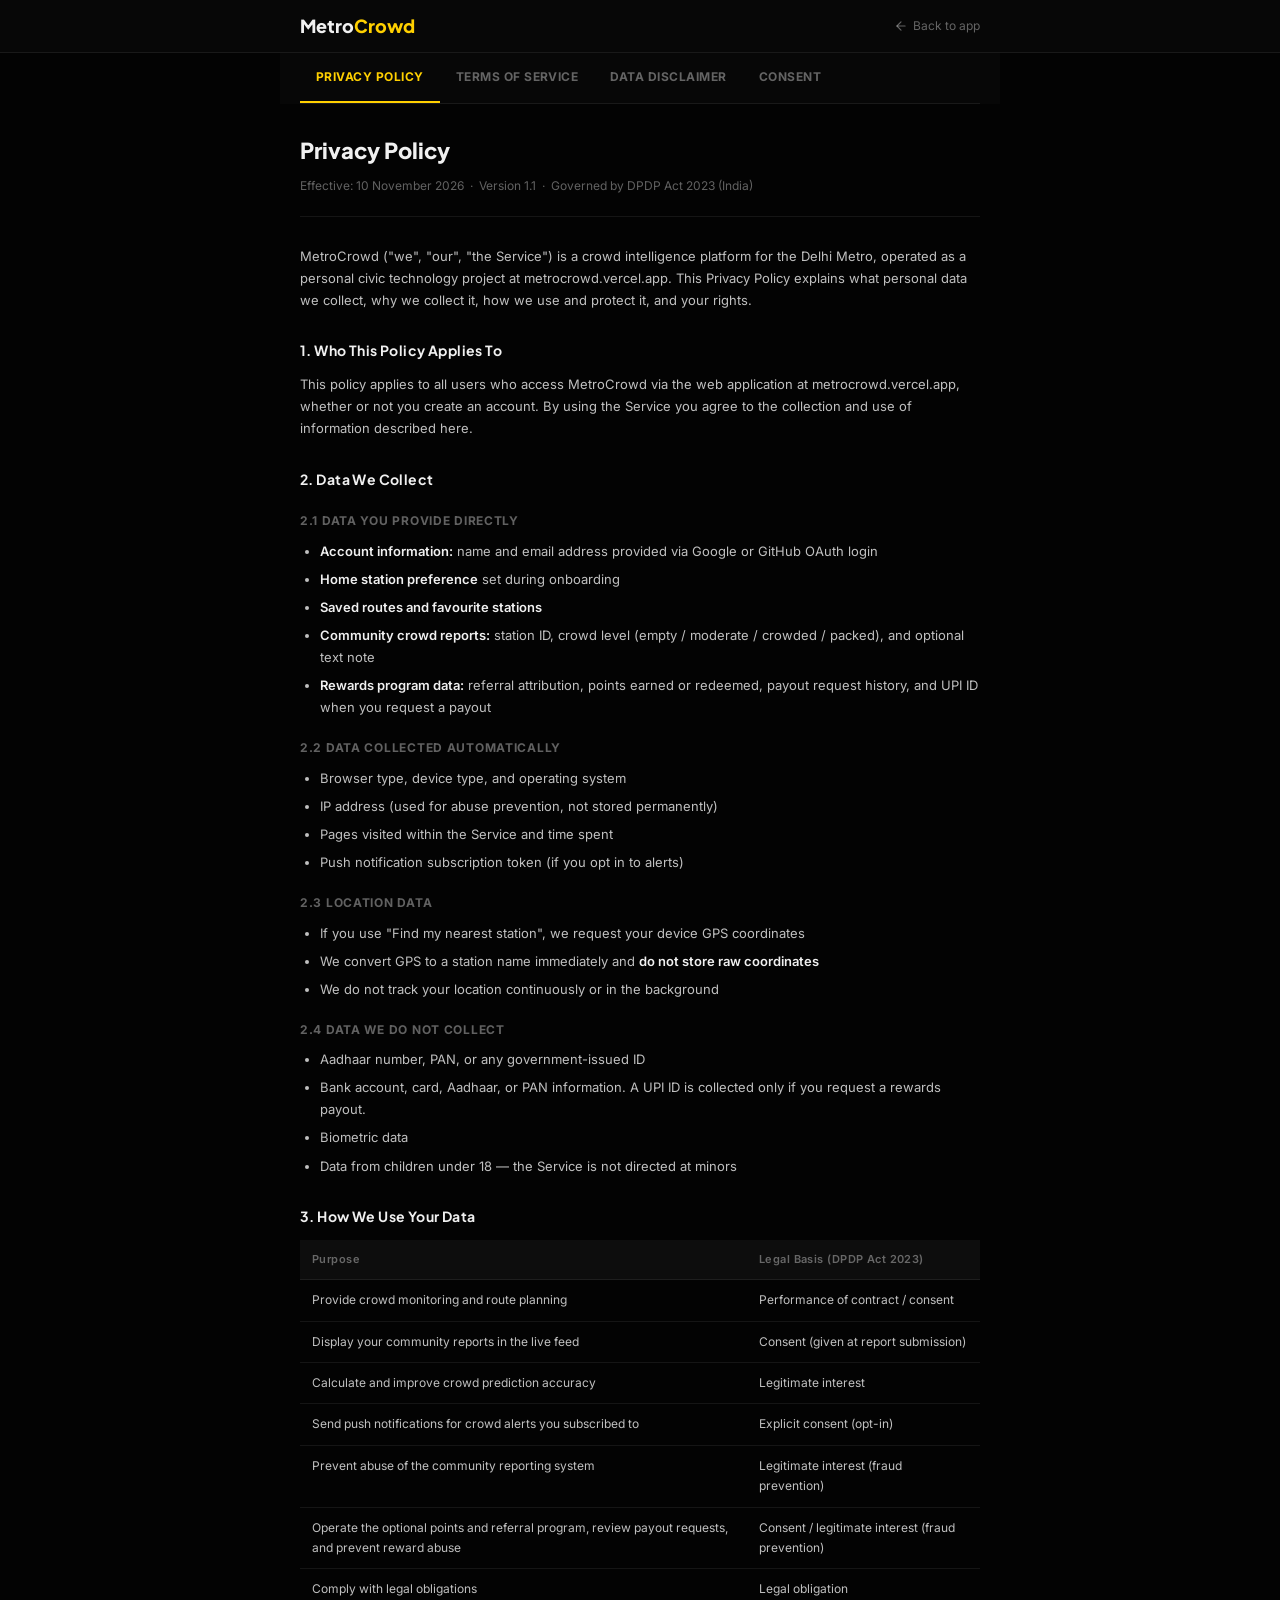
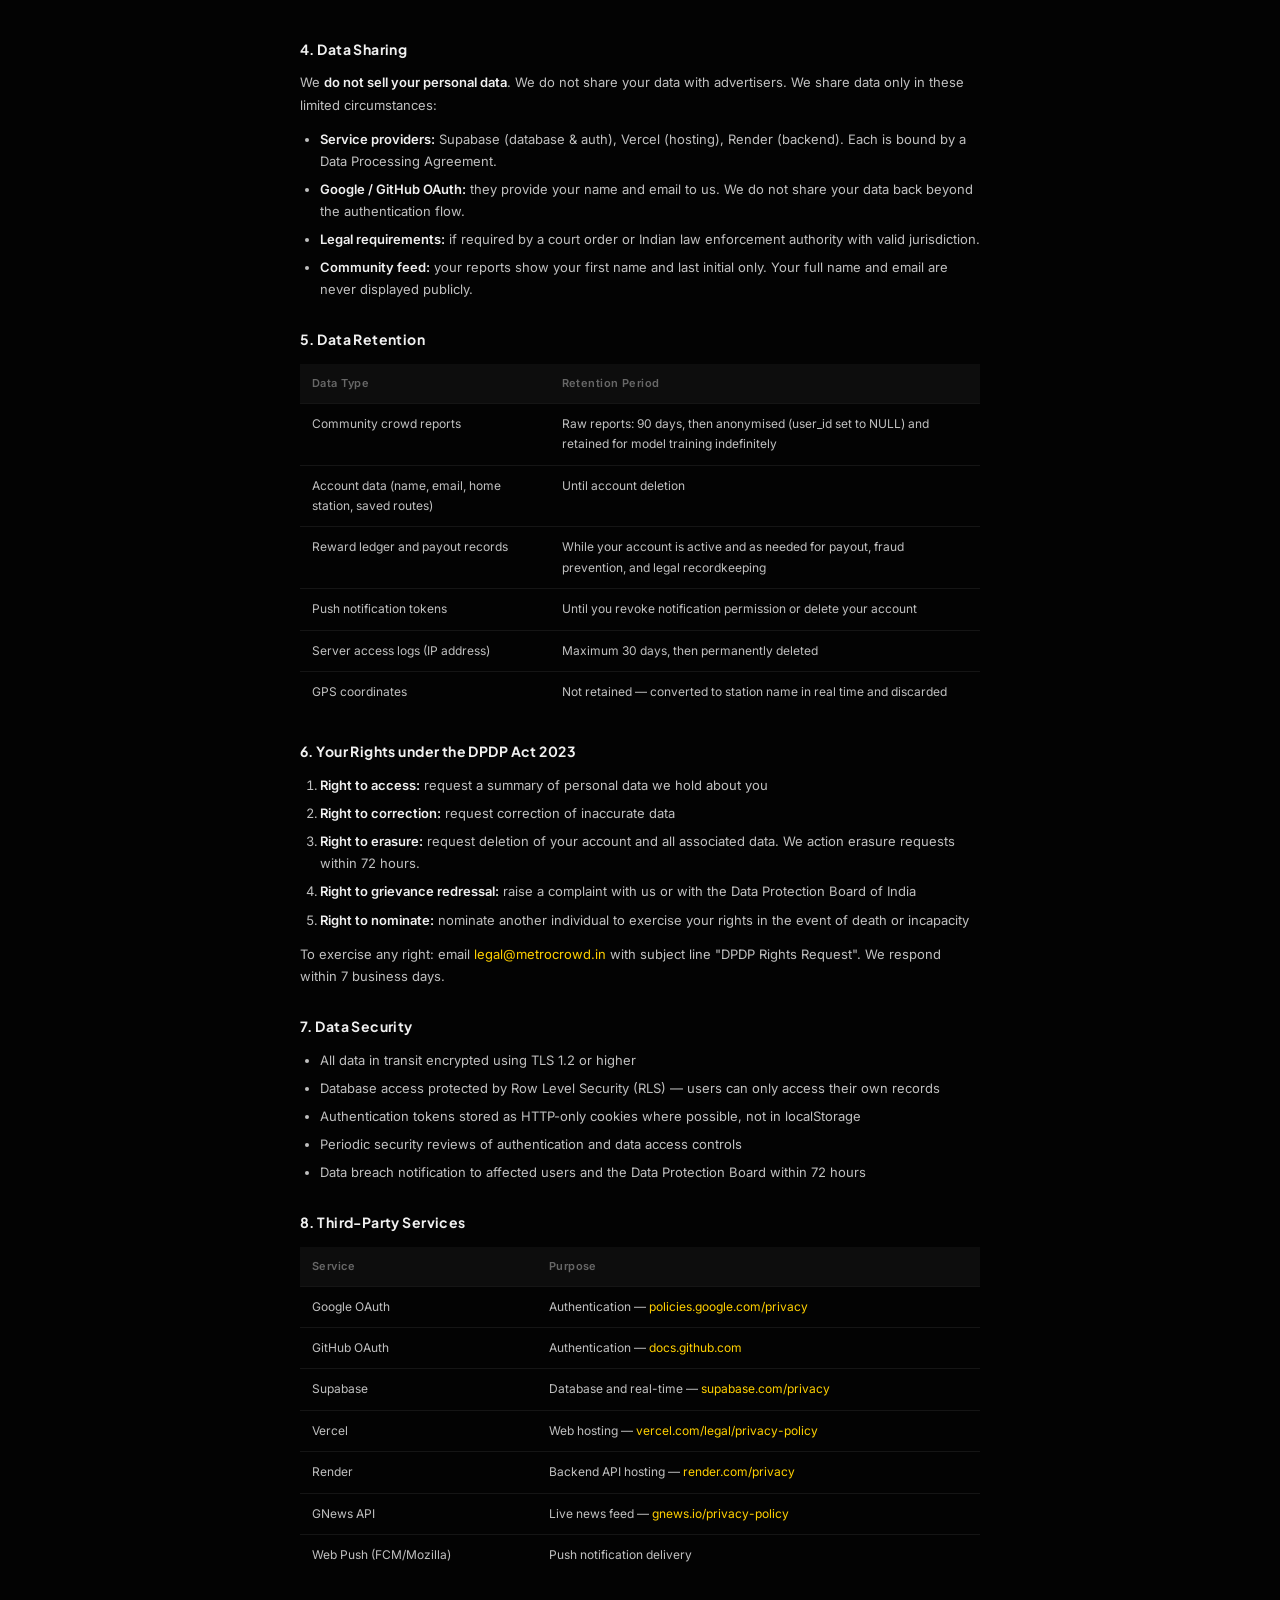
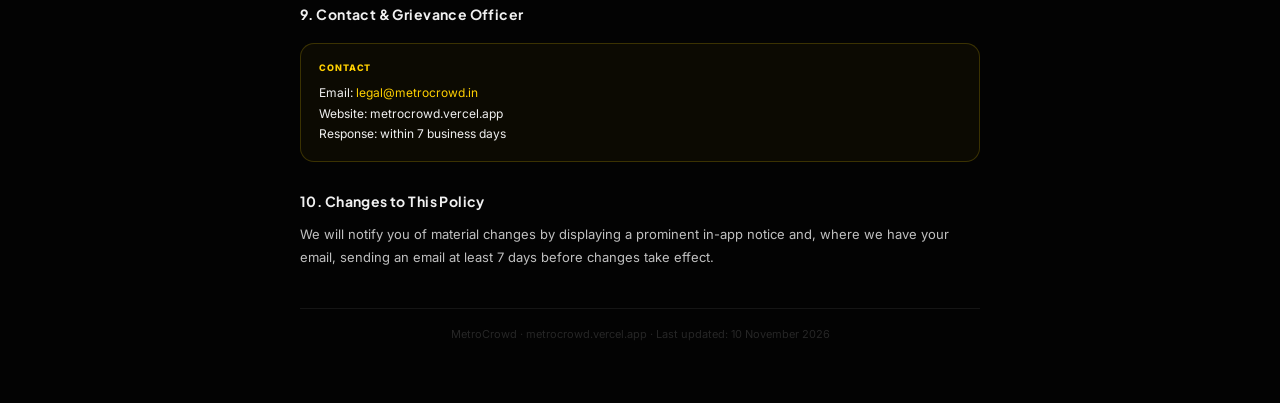
<file: legal.html>
<!DOCTYPE html>
<html lang="en">
<head>
<meta charset="UTF-8">
<meta name="viewport" content="width=device-width,initial-scale=1">
<title>Privacy Policy & Terms of Service | MetroCrowd</title>
<meta name="description" content="MetroCrowd's Privacy Policy and Terms of Service. Learn how we handle your data, what we collect, and your rights as a user.">
<meta name="robots" content="noindex, follow">
<link rel="canonical" href="https://metrocrowd.vercel.app/legal.html">
<link rel="preconnect" href="https://fonts.googleapis.com">
<link rel="preconnect" href="https://fonts.gstatic.com" crossorigin>
<link href="https://fonts.googleapis.com/css2?family=Plus+Jakarta+Sans:wght@400;500;600;700;800&family=Inter:wght@400;500;600;700&family=JetBrains+Mono:wght@400;500;700&display=swap" rel="stylesheet">
<style>
  *{box-sizing:border-box;margin:0;padding:0}
  :root{--fd:"Plus Jakarta Sans",system-ui,sans-serif;--fb:"Inter",system-ui,sans-serif;--bg:#030303;--card:#0d0d0d;--brd:rgba(255,255,255,0.07);--txt:#F0F0F0;--sub:rgba(240,240,240,0.4);--y:#FFD000;--dim:rgba(240,240,240,0.15)}
  body{background:var(--bg);color:var(--txt);font-family:var(--fb);line-height:1.7;min-height:100vh}
  a{color:var(--y);text-decoration:none}
  a:hover{text-decoration:underline}

  /* NAV */
  .topbar{position:sticky;top:0;z-index:100;background:rgba(8,8,8,.92);backdrop-filter:blur(12px);
    border-bottom:1px solid var(--brd);padding:0 20px;height:52px;
    display:flex;align-items:center;justify-content:space-between;max-width:720px;margin:0 auto;width:100%}
  .topbar-inner{width:100%;max-width:720px;margin:0 auto;display:flex;align-items:center;justify-content:space-between}
  .brand{font-family:var(--fd);font-size:18px;font-weight:800;color:var(--txt)}
  .brand span{color:var(--y)}
  .back-link{font-size:12px;color:var(--sub);display:flex;align-items:center;gap:5px}
  .back-link svg{flex-shrink:0}

  /* TABS */
  .tabs{display:flex;gap:0;border-bottom:1px solid var(--brd);position:sticky;top:52px;z-index:99;
    background:rgba(8,8,8,.95);backdrop-filter:blur(10px);padding:0 20px;overflow-x:auto;
    scrollbar-width:none;max-width:720px;margin:0 auto;width:100%}
  .tabs::-webkit-scrollbar{display:none}
  .tab{padding:14px 16px;font-size:12px;font-weight:700;color:var(--sub);cursor:pointer;
    white-space:nowrap;border-bottom:2px solid transparent;letter-spacing:.04em;
    text-transform:uppercase;transition:all .15s}
  .tab.active{color:var(--y);border-bottom-color:var(--y)}

  /* CONTENT */
  .page-wrap{max-width:720px;margin:0 auto;padding:0 20px}
  .section{display:none;padding:28px 0 60px}
  .section.active{display:block}
  h1{font-family:var(--fd);font-size:22px;font-weight:800;color:var(--txt);margin-bottom:6px}
  .subtitle{font-size:12px;color:var(--sub);margin-bottom:28px;padding-bottom:20px;
    border-bottom:1px solid var(--brd)}
  h2{font-family:var(--fd);font-size:14px;font-weight:700;color:var(--txt);
    margin:28px 0 10px;letter-spacing:.03em}
  h3{font-size:12px;font-weight:700;color:var(--sub);margin:20px 0 8px;
    letter-spacing:.06em;text-transform:uppercase}
  p{font-size:13px;color:#c0c0c0;margin-bottom:12px}
  ul,ol{padding-left:20px;margin-bottom:12px}
  li{font-size:13px;color:#c0c0c0;margin-bottom:6px}
  strong{color:var(--txt);font-weight:600}

  .box{background:var(--card);border:1px solid var(--brd);border-radius:14px;
    padding:16px 18px;margin:16px 0;font-size:12px;line-height:1.7}
  .box.warn{border-color:rgba(249,115,22,.3);background:rgba(249,115,22,.05)}
  .box.info{border-color:rgba(245,208,0,.2);background:rgba(245,208,0,.04)}
  .box.green{border-color:rgba(74,222,128,.25);background:rgba(74,222,128,.04)}

  .box-label{font-size:9px;font-weight:800;letter-spacing:.1em;text-transform:uppercase;
    margin-bottom:8px;display:flex;align-items:center;gap:6px}
  .box-label.warn{color:#f97316}
  .box-label.info{color:var(--y)}
  .box-label.green{color:#4ade80}

  table{width:100%;border-collapse:collapse;font-size:12px;margin:12px 0}
  th{text-align:left;padding:10px 12px;background:var(--card);color:var(--sub);
    font-weight:600;border-bottom:1px solid var(--brd);letter-spacing:.04em;font-size:11px}
  td{padding:10px 12px;border-bottom:1px solid var(--brd);color:#c0c0c0;vertical-align:top}
  tr:last-child td{border-bottom:none}

  .tag{display:inline-block;font-size:9px;font-weight:700;padding:2px 7px;
    border-radius:6px;letter-spacing:.06em;text-transform:uppercase;margin-left:6px;vertical-align:middle}
  .tag.req{background:rgba(239,68,68,.15);color:#ef4444;border:1px solid rgba(239,68,68,.25)}
  .tag.opt{background:rgba(74,222,128,.1);color:#4ade80;border:1px solid rgba(74,222,128,.2)}

  .consent-block{background:var(--card);border:1px solid var(--brd);border-radius:14px;
    padding:16px 18px;margin:12px 0}
  .consent-title{font-size:12px;font-weight:700;color:var(--txt);margin-bottom:8px;
    display:flex;align-items:center;gap:8px}
  .consent-body{font-size:12px;color:#c0c0c0;line-height:1.65;font-style:italic;
    border-left:2px solid var(--y);padding-left:12px;margin:10px 0}

  .eff-date{font-size:11px;color:var(--dim);margin-top:40px;padding-top:16px;
    border-top:1px solid var(--brd);text-align:center}
</style>
</head>
<body>

<div style="position:sticky;top:0;z-index:100;background:rgba(8,8,8,.92);backdrop-filter:blur(12px);border-bottom:1px solid var(--brd)">
  <div style="max-width:720px;margin:0 auto;padding:0 20px;height:52px;display:flex;align-items:center;justify-content:space-between">
    <div class="brand">Metro<span>Crowd</span></div>
    <a href="/" class="back-link">
      <svg width="14" height="14" viewBox="0 0 24 24" fill="none" stroke="currentColor" stroke-width="2" stroke-linecap="round" stroke-linejoin="round"><line x1="19" y1="12" x2="5" y2="12"/><polyline points="12 19 5 12 12 5"/></svg>
      Back to app
    </a>
  </div>
</div>

<div style="max-width:720px;margin:0 auto;padding:0 20px;position:sticky;top:52px;z-index:99;background:rgba(8,8,8,.95);backdrop-filter:blur(10px)">
  <div class="tabs" style="padding:0;max-width:none">
    <div class="tab active" onclick="showTab('privacy')">Privacy Policy</div>
    <div class="tab" onclick="showTab('terms')">Terms of Service</div>
    <div class="tab" onclick="showTab('disclaimer')">Data Disclaimer</div>
    <div class="tab" onclick="showTab('consent')">Consent</div>
  </div>
</div>

<div class="page-wrap">

  <!-- ── PRIVACY POLICY ──────────────────────────────────────── -->
  <div id="tab-privacy" class="section active">
    <h1>Privacy Policy</h1>
    <div class="subtitle">Effective: 10 November 2026 &nbsp;·&nbsp; Version 1.1 &nbsp;·&nbsp; Governed by DPDP Act 2023 (India)</div>

    <p>MetroCrowd ("we", "our", "the Service") is a crowd intelligence platform for the Delhi Metro, operated as a personal civic technology project at metrocrowd.vercel.app. This Privacy Policy explains what personal data we collect, why we collect it, how we use and protect it, and your rights.</p>

    <h2>1. Who This Policy Applies To</h2>
    <p>This policy applies to all users who access MetroCrowd via the web application at metrocrowd.vercel.app, whether or not you create an account. By using the Service you agree to the collection and use of information described here.</p>

    <h2>2. Data We Collect</h2>
    <h3>2.1 Data You Provide Directly</h3>
    <ul>
      <li><strong>Account information:</strong> name and email address provided via Google or GitHub OAuth login</li>
      <li><strong>Home station preference</strong> set during onboarding</li>
      <li><strong>Saved routes and favourite stations</strong></li>
      <li><strong>Community crowd reports:</strong> station ID, crowd level (empty / moderate / crowded / packed), and optional text note</li>
      <li><strong>Rewards program data:</strong> referral attribution, points earned or redeemed, payout request history, and UPI ID when you request a payout</li>
    </ul>
    <h3>2.2 Data Collected Automatically</h3>
    <ul>
      <li>Browser type, device type, and operating system</li>
      <li>IP address (used for abuse prevention, not stored permanently)</li>
      <li>Pages visited within the Service and time spent</li>
      <li>Push notification subscription token (if you opt in to alerts)</li>
    </ul>
    <h3>2.3 Location Data</h3>
    <ul>
      <li>If you use "Find my nearest station", we request your device GPS coordinates</li>
      <li>We convert GPS to a station name immediately and <strong>do not store raw coordinates</strong></li>
      <li>We do not track your location continuously or in the background</li>
    </ul>
    <h3>2.4 Data We Do Not Collect</h3>
    <ul>
      <li>Aadhaar number, PAN, or any government-issued ID</li>
      <li>Bank account, card, Aadhaar, or PAN information. A UPI ID is collected only if you request a rewards payout.</li>
      <li>Biometric data</li>
      <li>Data from children under 18 — the Service is not directed at minors</li>
    </ul>

    <h2>3. How We Use Your Data</h2>
    <table>
      <tr><th>Purpose</th><th>Legal Basis (DPDP Act 2023)</th></tr>
      <tr><td>Provide crowd monitoring and route planning</td><td>Performance of contract / consent</td></tr>
      <tr><td>Display your community reports in the live feed</td><td>Consent (given at report submission)</td></tr>
      <tr><td>Calculate and improve crowd prediction accuracy</td><td>Legitimate interest</td></tr>
      <tr><td>Send push notifications for crowd alerts you subscribed to</td><td>Explicit consent (opt-in)</td></tr>
      <tr><td>Prevent abuse of the community reporting system</td><td>Legitimate interest (fraud prevention)</td></tr>
      <tr><td>Operate the optional points and referral program, review payout requests, and prevent reward abuse</td><td>Consent / legitimate interest (fraud prevention)</td></tr>
      <tr><td>Comply with legal obligations</td><td>Legal obligation</td></tr>
    </table>

    <h2>4. Data Sharing</h2>
    <p>We <strong>do not sell your personal data</strong>. We do not share your data with advertisers. We share data only in these limited circumstances:</p>
    <ul>
      <li><strong>Service providers:</strong> Supabase (database &amp; auth), Vercel (hosting), Render (backend). Each is bound by a Data Processing Agreement.</li>
      <li><strong>Google / GitHub OAuth:</strong> they provide your name and email to us. We do not share your data back beyond the authentication flow.</li>
      <li><strong>Legal requirements:</strong> if required by a court order or Indian law enforcement authority with valid jurisdiction.</li>
      <li><strong>Community feed:</strong> your reports show your first name and last initial only. Your full name and email are never displayed publicly.</li>
    </ul>

    <h2>5. Data Retention</h2>
    <table>
      <tr><th>Data Type</th><th>Retention Period</th></tr>
      <tr><td>Community crowd reports</td><td>Raw reports: 90 days, then anonymised (user_id set to NULL) and retained for model training indefinitely</td></tr>
      <tr><td>Account data (name, email, home station, saved routes)</td><td>Until account deletion</td></tr>
      <tr><td>Reward ledger and payout records</td><td>While your account is active and as needed for payout, fraud prevention, and legal recordkeeping</td></tr>
      <tr><td>Push notification tokens</td><td>Until you revoke notification permission or delete your account</td></tr>
      <tr><td>Server access logs (IP address)</td><td>Maximum 30 days, then permanently deleted</td></tr>
      <tr><td>GPS coordinates</td><td>Not retained — converted to station name in real time and discarded</td></tr>
    </table>

    <h2>6. Your Rights under the DPDP Act 2023</h2>
    <ol>
      <li><strong>Right to access:</strong> request a summary of personal data we hold about you</li>
      <li><strong>Right to correction:</strong> request correction of inaccurate data</li>
      <li><strong>Right to erasure:</strong> request deletion of your account and all associated data. We action erasure requests within 72 hours.</li>
      <li><strong>Right to grievance redressal:</strong> raise a complaint with us or with the Data Protection Board of India</li>
      <li><strong>Right to nominate:</strong> nominate another individual to exercise your rights in the event of death or incapacity</li>
    </ol>
    <p>To exercise any right: email <a href="mailto:legal@metrocrowd.in">legal@metrocrowd.in</a> with subject line "DPDP Rights Request". We respond within 7 business days.</p>

    <h2>7. Data Security</h2>
    <ul>
      <li>All data in transit encrypted using TLS 1.2 or higher</li>
      <li>Database access protected by Row Level Security (RLS) — users can only access their own records</li>
      <li>Authentication tokens stored as HTTP-only cookies where possible, not in localStorage</li>
      <li>Periodic security reviews of authentication and data access controls</li>
      <li>Data breach notification to affected users and the Data Protection Board within 72 hours</li>
    </ul>

    <h2>8. Third-Party Services</h2>
    <table>
      <tr><th>Service</th><th>Purpose</th></tr>
      <tr><td>Google OAuth</td><td>Authentication — <a href="https://policies.google.com/privacy" target="_blank">policies.google.com/privacy</a></td></tr>
      <tr><td>GitHub OAuth</td><td>Authentication — <a href="https://docs.github.com/site-policy/privacy-policies" target="_blank">docs.github.com</a></td></tr>
      <tr><td>Supabase</td><td>Database and real-time — <a href="https://supabase.com/privacy" target="_blank">supabase.com/privacy</a></td></tr>
      <tr><td>Vercel</td><td>Web hosting — <a href="https://vercel.com/legal/privacy-policy" target="_blank">vercel.com/legal/privacy-policy</a></td></tr>
      <tr><td>Render</td><td>Backend API hosting — <a href="https://render.com/privacy" target="_blank">render.com/privacy</a></td></tr>
      <tr><td>GNews API</td><td>Live news feed — <a href="https://gnews.io/privacy-policy" target="_blank">gnews.io/privacy-policy</a></td></tr>
      <tr><td>Web Push (FCM/Mozilla)</td><td>Push notification delivery</td></tr>
    </table>

    <h2>9. Contact &amp; Grievance Officer</h2>
    <div class="box info">
      <div class="box-label info">Contact</div>
      Email: <a href="mailto:legal@metrocrowd.in">legal@metrocrowd.in</a><br>
      Website: metrocrowd.vercel.app<br>
      Response: within 7 business days
    </div>

    <h2>10. Changes to This Policy</h2>
    <p>We will notify you of material changes by displaying a prominent in-app notice and, where we have your email, sending an email at least 7 days before changes take effect.</p>

    <div class="eff-date">MetroCrowd · metrocrowd.vercel.app · Last updated: 10 November 2026</div>
  </div>

  <!-- ── TERMS OF SERVICE ─────────────────────────────────────── -->
  <div id="tab-terms" class="section">
    <h1>Terms of Service</h1>
    <div class="subtitle">Version 1.1 &nbsp;·&nbsp; 10 November 2026 &nbsp;·&nbsp; Governed by the laws of India</div>

    <h2>1. Service Description</h2>
    <p>MetroCrowd provides crowd level estimates for Delhi Metro stations using a combination of machine learning predictions based on historical patterns and real-time community reports submitted by users. The Service is <strong>informational only</strong>.</p>

    <h2>2. Eligibility</h2>
    <ul>
      <li>You must be at least <strong>18 years of age</strong> to create an account</li>
      <li>You must have the legal capacity to enter into a binding agreement</li>
      <li>The Service is currently available only within India</li>
    </ul>

    <h2>3. Community Reports — User Obligations</h2>
    <p>When submitting a crowd report, you agree that:</p>
    <ol>
      <li>Your report reflects your genuine, first-hand observation of conditions at the stated station at the time of submission</li>
      <li>You will not submit false, misleading, or artificially inflated or deflated crowd reports</li>
      <li>You will not use automated tools, scripts, or multiple accounts to submit reports</li>
      <li>You will not submit reports for stations you are not physically at or near</li>
    </ol>
    <div class="box warn">
      <div class="box-label warn">⚠ Enforcement</div>
      Violation of these obligations may result in account suspension, removal of affected reports, and reversal of karma points. Systematic manipulation of crowd data that causes harm to users may be subject to legal action.
    </div>

    <h3>Optional Points, Referrals, and Payouts</h3>
    <p>If the rewards program is enabled, MetroCrowd may award points for eligible activities such as completing a verified commute or referring a new user who completes a first commute. Point values, the cash conversion rate, and the minimum payout balance are shown in the app and may be changed for future activity. Points are not cash until a payout request is approved and paid. Payout requests are reviewed manually, may be rejected for suspected abuse or ineligible activity, and are paid using the method shown in the app. Rejected requests return the reserved points to the account. No payout is automatic or guaranteed until approved.</p>
    <p>Users must not create duplicate accounts, fake trips, manipulate referrals, or otherwise attempt to earn points through false activity. MetroCrowd may suspend reward access and reverse points associated with confirmed abuse.</p>

    <h2>4. Intellectual Property</h2>
    <ul>
      <li>MetroCrowd and its logo are the property of the Service operator</li>
      <li>Delhi Metro station data is sourced from DMRC GTFS feeds under the OTD Delhi data licence. Attribution: Delhi Metro Rail Corporation (DMRC) / Open Transit Delhi (OTD)</li>
      <li>Community reports submitted by users are licensed to MetroCrowd under a perpetual, royalty-free, non-exclusive licence for the purpose of operating and improving the Service</li>
    </ul>

    <h2>5. Account Termination</h2>
    <p>We reserve the right to suspend or terminate accounts that violate these Terms, submit fraudulent crowd reports, abuse the karma system, or engage in conduct that degrades data quality for other users. You may delete your account at any time from <strong>Settings → Account → Delete Account</strong>.</p>

    <h2>6. Modifications to the Service</h2>
    <p>We may modify, suspend, or discontinue the Service or any feature at any time. We will provide reasonable notice of significant changes via in-app notification or email where practicable.</p>

    <h2>7. Governing Law and Disputes</h2>
    <p>These Terms are governed by the laws of India. Disputes shall first be attempted to be resolved through good-faith negotiation. If unresolved within 30 days, disputes shall be submitted to arbitration in Delhi under the Arbitration and Conciliation Act, 1996.</p>

    <div class="eff-date">MetroCrowd · metrocrowd.vercel.app · Version 1.1 · 10 November 2026</div>
  </div>

  <!-- ── DATA DISCLAIMER ──────────────────────────────────────── -->
  <div id="tab-disclaimer" class="section">
    <h1>Crowd Data &amp; Recommendations Disclaimer</h1>
    <div class="subtitle">Effective: 11 March 2026</div>

    <div class="box warn">
      <div class="box-label warn">⚠ Important — Please Read Before Relying on MetroCrowd Data</div>
      MetroCrowd crowd levels, coach recommendations, and route suggestions are <strong>estimates only</strong>. They are not guaranteed to be accurate. Always make your own assessment of safety and conditions when travelling on the Delhi Metro.
    </div>

    <h2>1. Nature of Crowd Data</h2>
    <p>MetroCrowd generates crowd level estimates using two sources:</p>
    <ol>
      <li><strong>Machine learning predictions:</strong> statistical models trained on historical Delhi Metro ridership patterns. These predict likely crowd levels based on time of day, day of week, station tier, and historical trends. They <strong>do not reflect real-time conditions</strong>.</li>
      <li><strong>Community reports:</strong> crowd level observations submitted voluntarily by MetroCrowd users. These reflect a single user's subjective assessment at a specific time and may not represent current conditions.</li>
    </ol>
    <p>The crowd percentage displayed is a weighted blend of these two sources, updated approximately every 60 seconds during operating hours. It is inherently a <strong>lagging indicator</strong>.</p>

    <h2>2. Accuracy Limitations</h2>
    <ul>
      <li>Crowd levels can change significantly within minutes, particularly at high-traffic interchange stations during peak hours</li>
      <li>Community reports depend on user participation. At stations or times with few reports, predictions rely more heavily on historical models</li>
      <li>Crowd data is <strong>not sourced from DMRC's internal passenger counting systems</strong>. MetroCrowd has no access to real-time passenger data from DMRC</li>
      <li>Special events, service disruptions, protests, public holidays, and weather events can cause conditions to deviate significantly from predictions</li>
      <li>Data older than 10 minutes should be treated as <strong>indicative only</strong></li>
    </ul>

    <h2>3. Coach and Gate Recommendations</h2>
    <p>Coach recommendations (e.g., "Board Coach 4") are generated from historical crowd distribution models and gate-to-coach proximity data. They <strong>do not account for:</strong></p>
    <ul>
      <li>Real-time platform conditions at your specific station</li>
      <li>Emergency situations, security incidents, or DMRC operational changes</li>
      <li>Train cancellations, short-terminations, or altered consist configurations</li>
      <li>Platform edge safety zones and DMRC staff instructions</li>
      <li>Your specific physical needs, mobility requirements, or personal safety considerations</li>
    </ul>

    <h2>4. Your Responsibility</h2>
    <p>By using MetroCrowd, you acknowledge that:</p>
    <ul>
      <li>You will exercise your own independent judgement regarding your safety and comfort</li>
      <li>You will comply with all DMRC rules, regulations, and instructions from DMRC staff at all times, regardless of what MetroCrowd displays</li>
      <li>You will not rely solely on MetroCrowd data when making time-critical travel decisions</li>
    </ul>

    <h2>5. Limitation of Liability</h2>
    <p>To the fullest extent permitted by applicable law, MetroCrowd is provided "as is" without warranties of any kind. MetroCrowd shall not be liable for any direct, indirect, incidental, special, or consequential damages arising from reliance on crowd data, coach recommendations, or route suggestions. The total liability shall not exceed the amount you have paid to use the Service in the preceding 12 months (which, as the Service is currently free, is zero).</p>

    <h2>6. No Endorsement by DMRC</h2>
    <div class="box info">
      <div class="box-label info">Independence Notice</div>
      MetroCrowd is an independent civic technology project. It is <strong>not affiliated with, endorsed by, sponsored by, or officially connected to Delhi Metro Rail Corporation (DMRC)</strong> or any government authority. All DMRC trademarks, station names, and route information are used under applicable fair use provisions for informational purposes only.
    </div>

    <h2>7. Data Source Attribution</h2>
    <p>Station topology and route data is derived from DMRC GTFS feeds made available through Open Transit Delhi (OTD). Ridership pattern data is derived from publicly available DMRC Annual Reports. Community reports are user-generated content.</p>

    <h2>Condensed Disclaimer</h2>
    <div class="box green">
      <div class="box-label green">In-App Display Text</div>
      Crowd levels are estimates based on historical patterns and community reports. Not real-time DMRC data. Conditions may differ. Always use your own judgement. MetroCrowd is not affiliated with DMRC.
    </div>

    <div class="eff-date">MetroCrowd · metrocrowd.vercel.app · 11 March 2026</div>
  </div>

  <!-- ── CONSENT ───────────────────────────────────────────────── -->
  <div id="tab-consent" class="section">
    <h1>User Consent &amp; Onboarding</h1>
    <div class="subtitle">Version 1.1 &nbsp;·&nbsp; 10 November 2026 &nbsp;·&nbsp; DPDP Act 2023</div>

    <p>The following consents are presented during account creation. Consent 1 is required to use the Service. Consents 2 and 3 are optional and can be changed at any time from Settings.</p>

    <h2>Consent 1 — Required <span class="tag req">Required</span></h2>
    <div class="consent-block">
      <div class="consent-title">
        <svg width="16" height="16" viewBox="0 0 24 24" fill="none" stroke="var(--y)" stroke-width="2" stroke-linecap="round" stroke-linejoin="round"><path d="M12 22s8-4 8-10V5l-8-3-8 3v7c0 6 8 10 8 10z"/></svg>
        Privacy Policy &amp; Terms of Service
      </div>
      <div class="consent-body">I have read and agree to MetroCrowd's Privacy Policy and Terms of Service. I understand that MetroCrowd will collect and process my name, email address, home station, saved routes, and crowd reports to provide the Service. Reward activity is optional; a UPI ID is collected only if I request a payout. I am 18 years of age or older.</div>
      <div style="margin-top:10px;font-size:11px;color:var(--sub)">This consent covers: account creation &amp; authentication, storage of home station and saved routes, display of first name and last initial in the community feed, anonymisation of crowd reports after 90 days.</div>
    </div>

    <h2>Consent 2 — Push Notifications <span class="tag opt">Optional</span></h2>
    <div class="consent-block">
      <div class="consent-title">
        <svg width="16" height="16" viewBox="0 0 24 24" fill="none" stroke="var(--sub)" stroke-width="2" stroke-linecap="round" stroke-linejoin="round"><path d="M18 8A6 6 0 006 8c0 7-3 9-3 9h18s-3-2-3-9"/><path d="M13.73 21a2 2 0 01-3.46 0"/></svg>
        Push Notifications
      </div>
      <div class="consent-body">I agree to receive push notifications from MetroCrowd, including crowd alerts for my saved routes and service updates. I understand I can withdraw this consent at any time in Settings → Notifications. Notifications will only be sent between 6:00 AM and 9:00 PM.</div>
    </div>

    <h2>Consent 3 — Analytics <span class="tag opt">Optional</span></h2>
    <div class="consent-block">
      <div class="consent-title">
        <svg width="16" height="16" viewBox="0 0 24 24" fill="none" stroke="var(--sub)" stroke-width="2" stroke-linecap="round" stroke-linejoin="round"><polyline points="22 12 18 12 15 21 9 3 6 12 2 12"/></svg>
        Anonymous Analytics
      </div>
      <div class="consent-body">I agree to share anonymous usage data (pages visited, features used, session duration) to help MetroCrowd improve the Service. No personally identifiable information is shared. No advertising profiles are created.</div>
    </div>

    <h2>Withdrawing Consent</h2>
    <table>
      <tr><th>Consent</th><th>How to Withdraw</th></tr>
      <tr><td>Privacy Policy / Terms (Consent 1)</td><td>Delete your account at Settings → Account → Delete Account</td></tr>
      <tr><td>Push Notifications (Consent 2)</td><td>Settings → Notifications → Disable, or revoke in browser settings</td></tr>
      <tr><td>Anonymous Analytics (Consent 3)</td><td>Settings → Privacy → Disable Usage Analytics</td></tr>
      <tr><td>Community report participation</td><td>Stop submitting reports. Previously submitted anonymised reports cannot be deleted.</td></tr>
    </table>

    <div class="eff-date">MetroCrowd · metrocrowd.vercel.app · Version 1.1 · 10 November 2026</div>
  </div>

</div><!-- /page-wrap -->

<script>
function showTab(id){
  document.querySelectorAll('.section').forEach(s=>s.classList.remove('active'));
  document.querySelectorAll('.tab').forEach(t=>t.classList.remove('active'));
  document.getElementById('tab-'+id).classList.add('active');
  const tabs=['privacy','terms','disclaimer','consent'];
  document.querySelectorAll('.tab')[tabs.indexOf(id)]?.classList.add('active');
  window.scrollTo({top:0,behavior:'smooth'});
}
// Handle hash navigation
const hash=location.hash.replace('#','');
if(['privacy','terms','disclaimer','consent'].includes(hash)) showTab(hash);
</script>
</body>
</html>
</file>
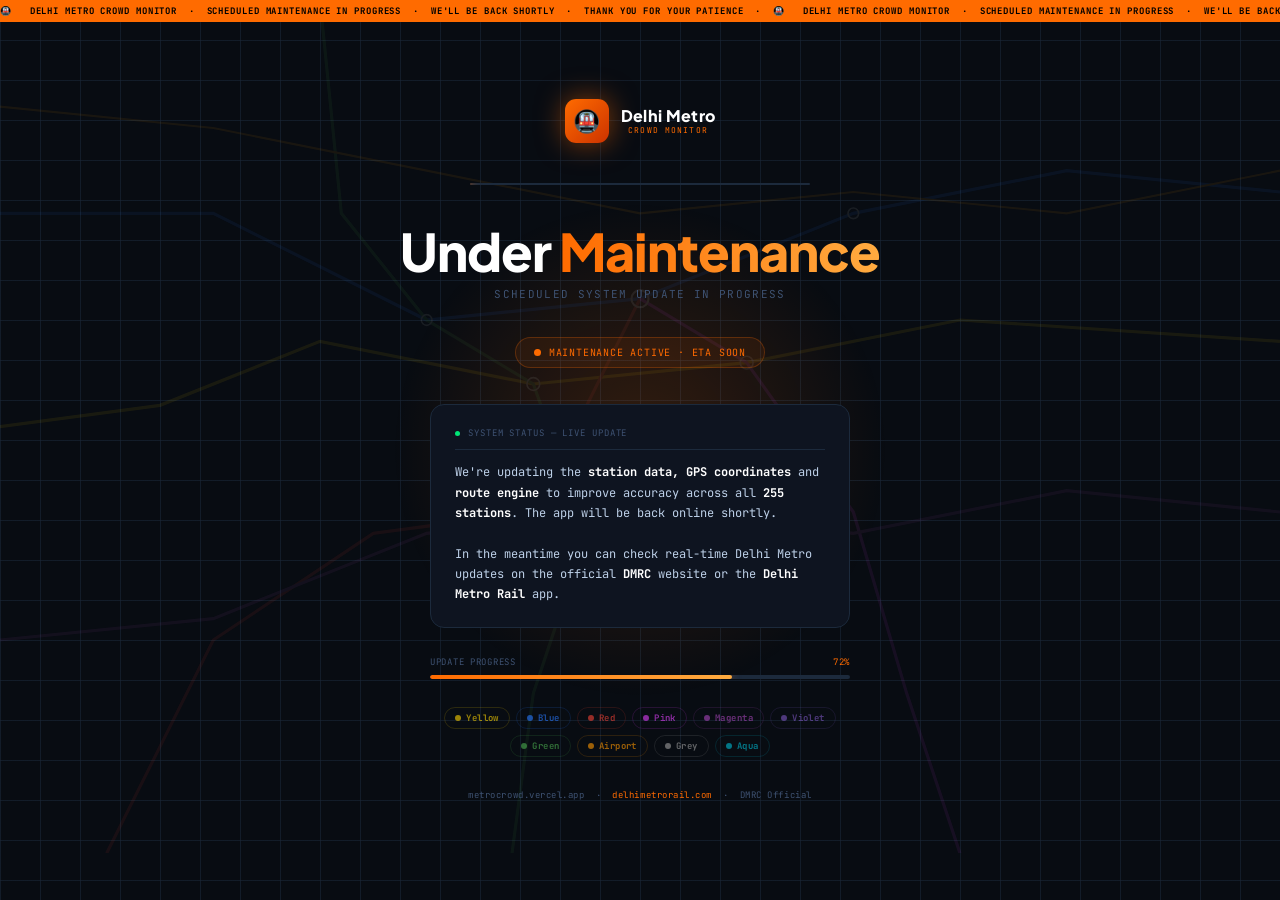
<file: maintenance.html>
<!DOCTYPE html>
<html lang="en">
<head>
<meta charset="UTF-8">
<meta name="viewport" content="width=device-width,initial-scale=1,maximum-scale=1">
<title>Delhi Metro · Under Maintenance</title>
<link rel="preconnect" href="https://fonts.googleapis.com">
<link href="https://fonts.googleapis.com/css2?family=Plus+Jakarta+Sans:wght@400;500;600;700;800&family=Inter:wght@400;500;600;700&family=JetBrains+Mono:wght@400;500;700&display=swap" rel="stylesheet">
<style>
  :root{--fd:"Plus Jakarta Sans",system-ui,sans-serif;--fb:"Inter",system-ui,sans-serif}
  :root {
    --bg:     #080C12;
    --bg2:    #0E1420;
    --bg3:    #141C2A;
    --border: #1C2A3C;
    --text:   #BDD0E8;
    --muted:  #3E5272;
    --accent: #FF6B00;
    --a2:     #FFAB40;
    --low:    #00E676;
    --grid:   rgba(28,42,60,0.55);
  }

  *, *::before, *::after { box-sizing: border-box; margin: 0; padding: 0; }

  html, body {
    height: 100%;
    overflow: hidden;
    background: var(--bg);
    color: var(--text);
    font-family: 'JetBrains Mono', monospace;
  }

  /* ── Animated grid background ── */
  .grid-bg {
    position: fixed; inset: 0; z-index: 0;
    background-image:
      linear-gradient(var(--grid) 1px, transparent 1px),
      linear-gradient(90deg, var(--grid) 1px, transparent 1px);
    background-size: 40px 40px;
    animation: grid-drift 20s linear infinite;
  }
  @keyframes grid-drift {
    from { background-position: 0 0; }
    to   { background-position: 40px 40px; }
  }

  /* ── Metro lines decorative SVG ── */
  .metro-lines {
    position: fixed; inset: 0; z-index: 1;
    pointer-events: none; opacity: 0.07;
  }

  /* ── Radial glow ── */
  .glow-orb {
    position: fixed;
    width: 500px; height: 500px;
    border-radius: 50%;
    background: radial-gradient(circle, rgba(255,107,0,0.18) 0%, transparent 70%);
    top: 50%; left: 50%;
    transform: translate(-50%, -50%);
    z-index: 1;
    animation: orb-pulse 4s ease-in-out infinite;
  }
  @keyframes orb-pulse {
    0%,100% { transform: translate(-50%,-50%) scale(1); opacity:0.7; }
    50%      { transform: translate(-50%,-50%) scale(1.2); opacity:1; }
  }

  /* ── Main card ── */
  .card {
    position: relative; z-index: 10;
    height: 100dvh;
    display: flex; flex-direction: column;
    align-items: center; justify-content: center;
    padding: 24px;
    text-align: center;
  }

  /* ── Logo ── */
  .logo-wrap {
    display: flex; align-items: center; gap: 12px;
    margin-bottom: 40px;
    animation: fade-down 0.6s ease both;
  }
  .logo-icon {
    width: 44px; height: 44px;
    border-radius: 11px;
    background: linear-gradient(135deg, #FF6B00, #CC3300);
    display: flex; align-items: center; justify-content: center;
    font-size: 22px;
    box-shadow: 0 0 28px rgba(255,107,0,0.5);
  }
  .logo-text .t1 {
    font-family: var(--fd);
    font-size: 16px; font-weight: 800;
    color: #fff; letter-spacing: 0.02em;
    line-height: 1.1;
  }
  .logo-text .t2 {
    font-size: 8px; color: var(--accent);
    letter-spacing: 0.14em; text-transform: uppercase;
  }

  /* ── Train animation ── */
  .train-track {
    width: min(340px, 90vw);
    height: 2px;
    background: var(--border);
    border-radius: 1px;
    position: relative;
    margin-bottom: 40px;
    overflow: hidden;
    animation: fade-up 0.7s 0.2s ease both;
  }
  .train-track::before {
    content: '';
    position: absolute; top: -3px; left: -60px;
    width: 60px; height: 8px;
    border-radius: 4px;
    background: linear-gradient(90deg, transparent, var(--accent), var(--a2));
    animation: train-run 2.4s ease-in-out infinite;
    box-shadow: 0 0 12px var(--accent);
  }
  @keyframes train-run {
    0%   { left: -60px; opacity: 0; }
    10%  { opacity: 1; }
    90%  { opacity: 1; }
    100% { left: calc(100% + 10px); opacity: 0; }
  }

  /* ── Title ── */
  .title {
    font-family: var(--fd);
    font-size: clamp(28px, 8vw, 52px);
    font-weight: 900;
    line-height: 1;
    letter-spacing: -0.02em;
    color: #fff;
    margin-bottom: 10px;
    animation: fade-up 0.7s 0.3s ease both;
  }
  .title span {
    background: linear-gradient(90deg, var(--accent), var(--a2));
    -webkit-background-clip: text;
    -webkit-text-fill-color: transparent;
  }

  .subtitle {
    font-size: 11px;
    color: var(--muted);
    letter-spacing: 0.12em;
    text-transform: uppercase;
    margin-bottom: 36px;
    animation: fade-up 0.7s 0.4s ease both;
  }

  /* ── Status badge ── */
  .status-badge {
    display: inline-flex; align-items: center; gap: 8px;
    background: rgba(255,107,0,0.08);
    border: 1px solid rgba(255,107,0,0.25);
    border-radius: 24px;
    padding: 8px 18px;
    font-size: 10px;
    color: var(--accent);
    letter-spacing: 0.08em;
    text-transform: uppercase;
    margin-bottom: 36px;
    animation: fade-up 0.7s 0.5s ease both;
  }
  .status-dot {
    width: 7px; height: 7px;
    border-radius: 50%;
    background: var(--accent);
    animation: blink 1.2s ease-in-out infinite;
  }
  @keyframes blink {
    0%,100% { opacity: 1; } 50% { opacity: 0.2; }
  }

  /* ── Message box ── */
  .msg-box {
    width: min(420px, 92vw);
    background: var(--bg2);
    border: 1px solid var(--border);
    border-radius: 14px;
    padding: 22px 24px;
    text-align: left;
    margin-bottom: 28px;
    animation: fade-up 0.7s 0.6s ease both;
  }
  .msg-header {
    display: flex; align-items: center; gap: 8px;
    font-size: 9px; color: var(--muted);
    letter-spacing: 0.1em; text-transform: uppercase;
    margin-bottom: 12px;
    padding-bottom: 10px;
    border-bottom: 1px solid var(--border);
  }
  .msg-header .dot { width: 5px; height: 5px; border-radius: 50%; background: var(--low); }
  .msg-body {
    font-size: 12px; line-height: 1.7; color: var(--text);
  }
  .msg-body strong { color: #fff; }

  /* ── Progress bar ── */
  .progress-wrap {
    width: min(420px, 92vw);
    animation: fade-up 0.7s 0.7s ease both;
    margin-bottom: 28px;
  }
  .progress-label {
    display: flex; justify-content: space-between;
    font-size: 9px; color: var(--muted);
    letter-spacing: 0.08em; text-transform: uppercase;
    margin-bottom: 7px;
  }
  .progress-track {
    width: 100%; height: 4px;
    background: var(--border); border-radius: 2px;
    overflow: hidden;
  }
  .progress-fill {
    height: 100%;
    background: linear-gradient(90deg, var(--accent), var(--a2));
    border-radius: 2px;
    width: 72%;
    animation: progress-grow 2s 1.2s ease both;
    box-shadow: 0 0 8px rgba(255,107,0,0.5);
  }
  @keyframes progress-grow {
    from { width: 0%; } to { width: 72%; }
  }

  /* ── Line status pills ── */
  .lines-row {
    display: flex; flex-wrap: wrap; gap: 6px;
    justify-content: center;
    width: min(420px, 92vw);
    margin-bottom: 32px;
    animation: fade-up 0.7s 0.85s ease both;
  }
  .line-pill {
    display: flex; align-items: center; gap: 5px;
    padding: 4px 10px;
    border-radius: 20px;
    border: 1px solid;
    font-size: 9px; font-weight: 700;
    letter-spacing: 0.05em;
    opacity: 0.6;
  }
  .line-pill .pip { width: 6px; height: 6px; border-radius: 50%; }

  /* ── Footer links ── */
  .footer {
    font-size: 9px; color: var(--muted);
    letter-spacing: 0.06em;
    animation: fade-up 0.7s 1s ease both;
  }
  .footer a {
    color: var(--accent); text-decoration: none;
  }
  .footer a:hover { text-decoration: underline; }

  /* ── Shared entrance animations ── */
  @keyframes fade-down {
    from { opacity: 0; transform: translateY(-16px); }
    to   { opacity: 1; transform: translateY(0); }
  }
  @keyframes fade-up {
    from { opacity: 0; transform: translateY(14px); }
    to   { opacity: 1; transform: translateY(0); }
  }

  /* ── Ticker at top ── */
  .ticker-bar {
    position: fixed; top: 0; left: 0; right: 0; z-index: 20;
    background: var(--accent);
    color: #000;
    font-size: 9px; font-weight: 700;
    letter-spacing: 0.1em;
    padding: 5px 0;
    overflow: hidden;
    white-space: nowrap;
  }
  .ticker-inner {
    display: inline-block;
    animation: ticker-scroll 18s linear infinite;
  }
  @keyframes ticker-scroll {
    from { transform: translateX(100vw); }
    to   { transform: translateX(-100%); }
  }
</style>
</head>
<body>

<!-- Ticker -->
<div class="ticker-bar">
  <span class="ticker-inner">
    🚇 &nbsp; DELHI METRO CROWD MONITOR &nbsp;·&nbsp; SCHEDULED MAINTENANCE IN PROGRESS &nbsp;·&nbsp;
    WE'LL BE BACK SHORTLY &nbsp;·&nbsp; THANK YOU FOR YOUR PATIENCE &nbsp;·&nbsp;
    🚇 &nbsp; DELHI METRO CROWD MONITOR &nbsp;·&nbsp; SCHEDULED MAINTENANCE IN PROGRESS &nbsp;·&nbsp;
    WE'LL BE BACK SHORTLY &nbsp;·&nbsp; THANK YOU FOR YOUR PATIENCE &nbsp;·&nbsp;
  </span>
</div>

<!-- Decorative grid -->
<div class="grid-bg"></div>

<!-- Glow -->
<div class="glow-orb"></div>

<!-- Decorative SVG metro lines -->
<svg class="metro-lines" viewBox="0 0 1200 800" preserveAspectRatio="xMidYMid slice">
  <polyline points="0,200 200,200 400,300 600,280 800,200 1000,160 1200,180"
    fill="none" stroke="#2979FF" stroke-width="3"/>
  <polyline points="0,400 150,380 300,320 500,360 700,340 900,300 1200,320"
    fill="none" stroke="#FFD600" stroke-width="3"/>
  <polyline points="100,800 200,600 350,500 500,480 600,280"
    fill="none" stroke="#F44336" stroke-width="3"/>
  <polyline points="600,280 700,340 800,480 850,650 900,800"
    fill="none" stroke="#E040FB" stroke-width="3"/>
  <polyline points="0,600 200,580 400,500 600,480 800,500 1000,460 1200,480"
    fill="none" stroke="#AB47BC" stroke-width="3"/>
  <polyline points="300,0 320,200 400,300 500,360 550,500 500,650 480,800"
    fill="none" stroke="#4CAF50" stroke-width="3"/>
  <polyline points="0,100 200,120 400,160 600,200 800,180 1000,200 1200,160"
    fill="none" stroke="#FF9800" stroke-width="2"/>
  <!-- Stations -->
  <circle cx="600" cy="280" r="8" fill="none" stroke="#fff" stroke-width="2"/>
  <circle cx="500" cy="360" r="6" fill="none" stroke="#fff" stroke-width="1.5"/>
  <circle cx="700" cy="340" r="6" fill="none" stroke="#fff" stroke-width="1.5"/>
  <circle cx="400" cy="300" r="5" fill="none" stroke="#fff" stroke-width="1.5"/>
  <circle cx="800" cy="200" r="5" fill="none" stroke="#fff" stroke-width="1.5"/>
</svg>

<!-- Main content -->
<div class="card">

  <!-- Logo -->
  <div class="logo-wrap">
    <div class="logo-icon">🚇</div>
    <div class="logo-text">
      <div class="t1">Delhi Metro</div>
      <div class="t2">Crowd Monitor</div>
    </div>
  </div>

  <!-- Train animation -->
  <div class="train-track"></div>

  <!-- Title -->
  <h1 class="title">Under <span>Maintenance</span></h1>
  <p class="subtitle">Scheduled system update in progress</p>

  <!-- Status badge -->
  <div class="status-badge">
    <div class="status-dot"></div>
    Maintenance Active · ETA Soon
  </div>

  <!-- Message -->
  <div class="msg-box">
    <div class="msg-header">
      <div class="dot"></div>
      System Status — Live Update
    </div>
    <div class="msg-body">
      We're updating the <strong>station data, GPS coordinates</strong> and
      <strong>route engine</strong> to improve accuracy across all
      <strong>255 stations</strong>. The app will be back online shortly.<br><br>
      In the meantime you can check real-time Delhi Metro updates on the
      official <strong>DMRC</strong> website or the <strong>Delhi Metro Rail</strong> app.
    </div>
  </div>

  <!-- Progress -->
  <div class="progress-wrap">
    <div class="progress-label">
      <span>Update Progress</span>
      <span style="color:var(--accent)">72%</span>
    </div>
    <div class="progress-track">
      <div class="progress-fill"></div>
    </div>
  </div>

  <!-- Line pills -->
  <div class="lines-row">
    <div class="line-pill" style="border-color:#FFD60040;color:#FFD600"><div class="pip" style="background:#FFD600"></div>Yellow</div>
    <div class="line-pill" style="border-color:#2979FF40;color:#2979FF"><div class="pip" style="background:#2979FF"></div>Blue</div>
    <div class="line-pill" style="border-color:#F4433640;color:#F44336"><div class="pip" style="background:#F44336"></div>Red</div>
    <div class="line-pill" style="border-color:#E040FB40;color:#E040FB"><div class="pip" style="background:#E040FB"></div>Pink</div>
    <div class="line-pill" style="border-color:#AB47BC40;color:#AB47BC"><div class="pip" style="background:#AB47BC"></div>Magenta</div>
    <div class="line-pill" style="border-color:#7E57C240;color:#7E57C2"><div class="pip" style="background:#7E57C2"></div>Violet</div>
    <div class="line-pill" style="border-color:#4CAF5040;color:#4CAF50"><div class="pip" style="background:#4CAF50"></div>Green</div>
    <div class="line-pill" style="border-color:#FF980040;color:#FF9800"><div class="pip" style="background:#FF9800"></div>Airport</div>
    <div class="line-pill" style="border-color:#9E9E9E40;color:#9E9E9E"><div class="pip" style="background:#9E9E9E"></div>Grey</div>
    <div class="line-pill" style="border-color:#00BCD440;color:#00BCD4"><div class="pip" style="background:#00BCD4"></div>Aqua</div>
  </div>

  <!-- Footer -->
  <div class="footer">
    metrocrowd.vercel.app &nbsp;·&nbsp;
    <a href="https://www.delhimetrorail.com" target="_blank">delhimetrorail.com</a>
    &nbsp;·&nbsp; DMRC Official
  </div>

</div>

</body>
</html>
</file>
